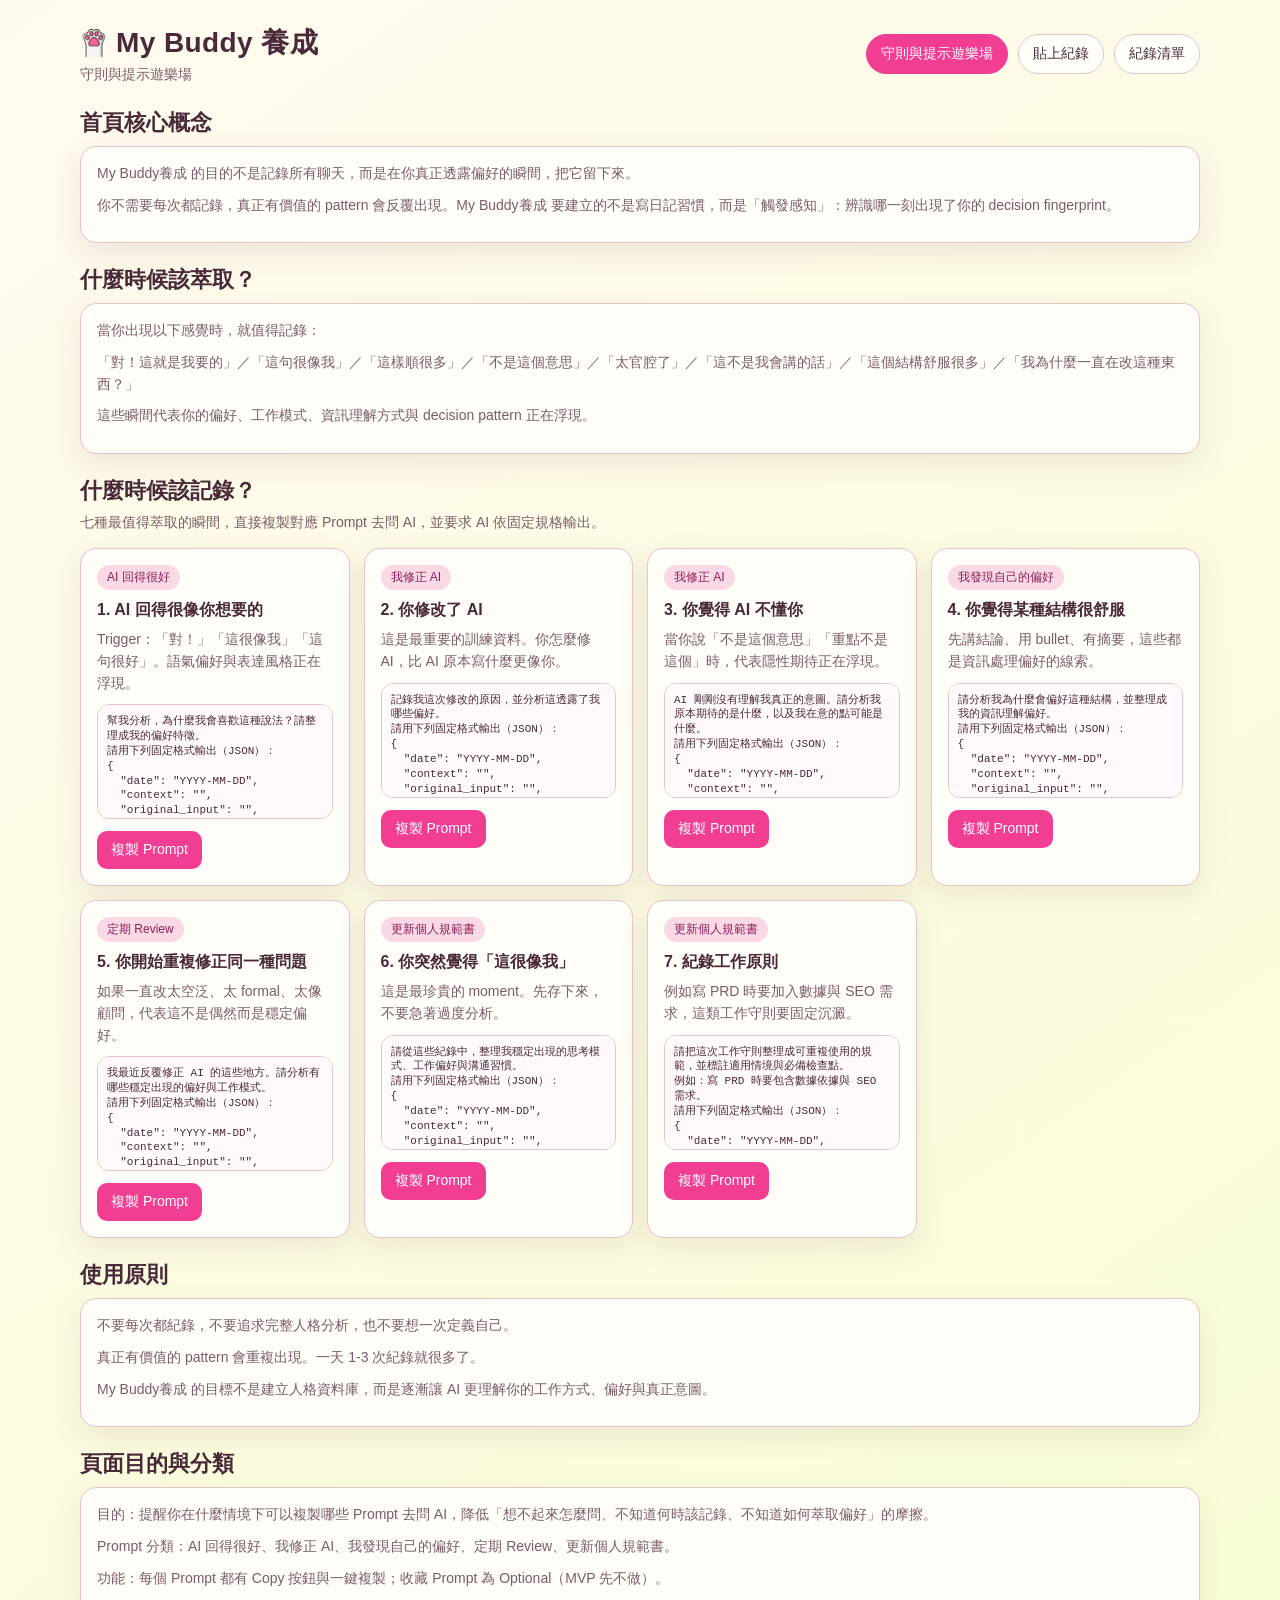
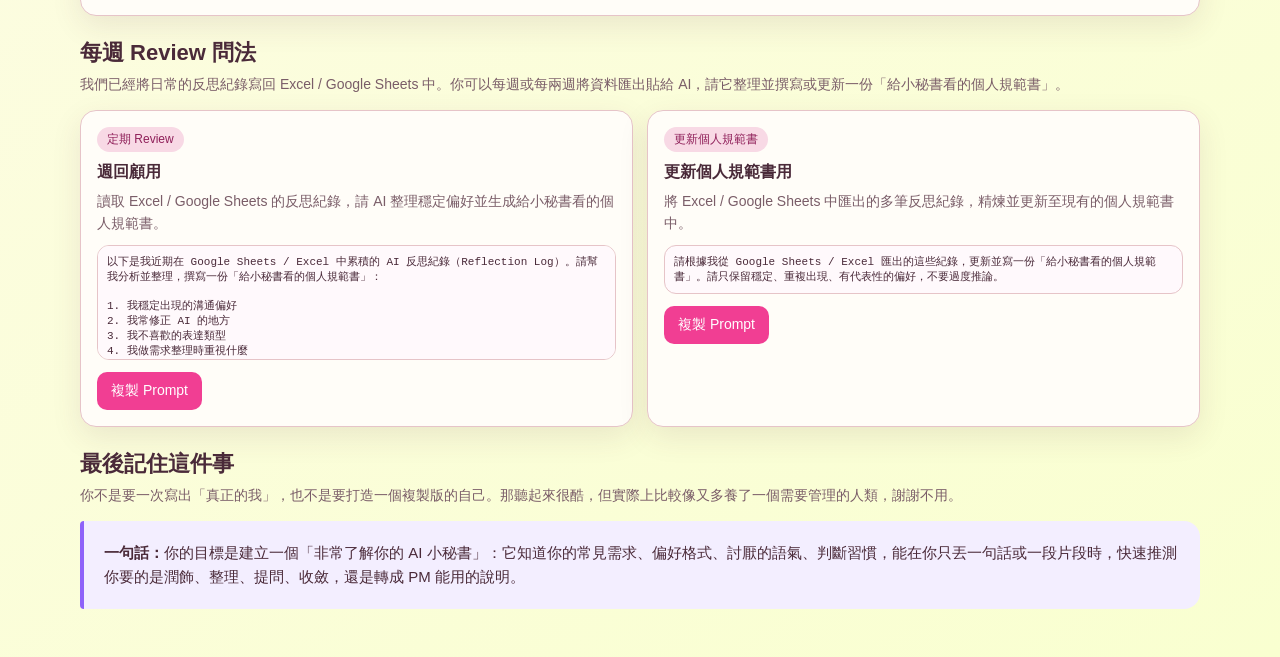
<file: web/index.html>
<!doctype html>
<html lang="zh-Hant">
<head>
  <meta charset="UTF-8" />
  <meta name="viewport" content="width=device-width, initial-scale=1.0" />
  <meta name="robots" content="noindex, nofollow" />
  <title>My Buddy 養成 - 守則與提示遊樂場</title>
  <link rel="icon" href="./assets/icon.png" type="image/png" />
  <link rel="stylesheet" href="./assets/styles.css" />
</head>
<body>
  <main class="container">
    <header class="topbar">
      <div class="brand">
        <h1 style="display: flex; align-items: center; gap: 8px;">
          <img src="./assets/icon.png" alt="logo" style="width: 28px; height: 28px;" />
          My Buddy 養成
        </h1>
        <p>守則與提示遊樂場</p>
      </div>
      <nav class="nav">
        <a class="active" href="./index.html">守則與提示遊樂場</a>
        <a href="./logs.html">貼上紀錄</a>
        <a href="./list.html">紀錄清單</a>
      </nav>
    </header>

    <section>
      <h2 class="section-title">首頁核心概念</h2>
      <div class="card">
        <p>My Buddy養成 的目的不是記錄所有聊天，而是在你真正透露偏好的瞬間，把它留下來。</p>
        <p>你不需要每次都記錄，真正有價值的 pattern 會反覆出現。My Buddy養成 要建立的不是寫日記習慣，而是「觸發感知」：辨識哪一刻出現了你的 decision fingerprint。</p>
      </div>
    </section>

    <section>
      <h2 class="section-title">什麼時候該萃取？</h2>
      <div class="card">
        <p>當你出現以下感覺時，就值得記錄：</p>
        <p>「對！這就是我要的」／「這句很像我」／「這樣順很多」／「不是這個意思」／「太官腔了」／「這不是我會講的話」／「這個結構舒服很多」／「我為什麼一直在改這種東西？」</p>
        <p>這些瞬間代表你的偏好、工作模式、資訊理解方式與 decision pattern 正在浮現。</p>
      </div>
    </section>

    <section>
      <h2 class="section-title">什麼時候該記錄？</h2>
      <p class="section-sub">七種最值得萃取的瞬間，直接複製對應 Prompt 去問 AI，並要求 AI 依固定規格輸出。</p>
      <div id="prompt-grid" class="grid"></div>
    </section>

    <section>
      <h2 class="section-title">使用原則</h2>
      <div class="card">
        <p>不要每次都紀錄，不要追求完整人格分析，也不要想一次定義自己。</p>
        <p>真正有價值的 pattern 會重複出現。一天 1-3 次紀錄就很多了。</p>
        <p>My Buddy養成 的目標不是建立人格資料庫，而是逐漸讓 AI 更理解你的工作方式、偏好與真正意圖。</p>
      </div>
    </section>

    <section>
      <h2 class="section-title">頁面目的與分類</h2>
      <div class="card">
        <p>目的：提醒你在什麼情境下可以複製哪些 Prompt 去問 AI，降低「想不起來怎麼問、不知道何時該記錄、不知道如何萃取偏好」的摩擦。</p>
        <p>Prompt 分類：AI 回得很好、我修正 AI、我發現自己的偏好、定期 Review、更新個人規範書。</p>
        <p>功能：每個 Prompt 都有 Copy 按鈕與一鍵複製；收藏 Prompt 為 Optional（MVP 先不做）。</p>
      </div>
    </section>

    <section>
      <h2 class="section-title">每週 Review 問法</h2>
      <p class="section-sub">我們已經將日常的反思紀錄寫回 Excel / Google Sheets 中。你可以每週或每兩週將資料匯出貼給 AI，請它整理並撰寫或更新一份「給小秘書看的個人規範書」。</p>
      <div class="grid">
        <article class="card">
          <span class="badge">定期 Review</span>
          <h3>週回顧用</h3>
          <p>讀取 Excel / Google Sheets 的反思紀錄，請 AI 整理穩定偏好並生成給小秘書看的個人規範書。</p>
          <pre>以下是我近期在 Google Sheets / Excel 中累積的 AI 反思紀錄（Reflection Log）。請幫我分析並整理，撰寫一份「給小秘書看的個人規範書」：

1. 我穩定出現的溝通偏好
2. 我常修正 AI 的地方
3. 我不喜歡的表達類型
4. 我做需求整理時重視什麼
5. 可以加入「我的個人規範書」的新規則
6. 哪些規則只是暫時觀察，還不能太早下結論</pre>
          <button class="btn" data-copy="以下是我近期在 Google Sheets / Excel 中累積的 AI 反思紀錄（Reflection Log）。請幫我分析並整理，撰寫一份「給小秘書看的個人規範書」：&#10;&#10;1. 我穩定出現的溝通偏好&#10;2. 我常修正 AI 的地方&#10;3. 我不喜歡的表達類型&#10;4. 我做需求整理時重視什麼&#10;5. 可以加入「我的個人規範書」的新規則&#10;6. 哪些規則只是暫時觀察，還不能太早下結論">複製 Prompt</button>
        </article>

        <article class="card">
          <span class="badge">更新個人規範書</span>
          <h3>更新個人規範書用</h3>
          <p>將 Excel / Google Sheets 中匯出的多筆反思紀錄，精煉並更新至現有的個人規範書中。</p>
          <pre>請根據我從 Google Sheets / Excel 匯出的這些紀錄，更新並寫一份「給小秘書看的個人規範書」。請只保留穩定、重複出現、有代表性的偏好，不要過度推論。</pre>
          <button class="btn" data-copy="請根據我從 Google Sheets / Excel 匯出的這些紀錄，更新並寫一份「給小秘書看的個人規範書」。請只保留穩定、重複出現、有代表性的偏好，不要過度推論。">複製 Prompt</button>
        </article>
      </div>
    </section>

    <section>
      <h2 class="section-title">最後記住這件事</h2>
      <p class="section-sub">你不是要一次寫出「真正的我」，也不是要打造一個複製版的自己。那聽起來很酷，但實際上比較像又多養了一個需要管理的人類，謝謝不用。</p>
      <div class="quote-box">
        <strong>一句話：</strong>你的目標是建立一個「非常了解你的 AI 小秘書」：它知道你的常見需求、偏好格式、討厭的語氣、判斷習慣，能在你只丟一句話或一段片段時，快速推測你要的是潤飾、整理、提問、收斂，還是轉成 PM 能用的說明。
      </div>
    </section>
  </main>
  <script>
    window.BUDDY_API_BASE = "https://script.google.com/macros/s/YOUR_APPS_SCRIPT_API_ID/exec";
  </script>
  <script src="./assets/app.js"></script>
</body>
</html>
</file>
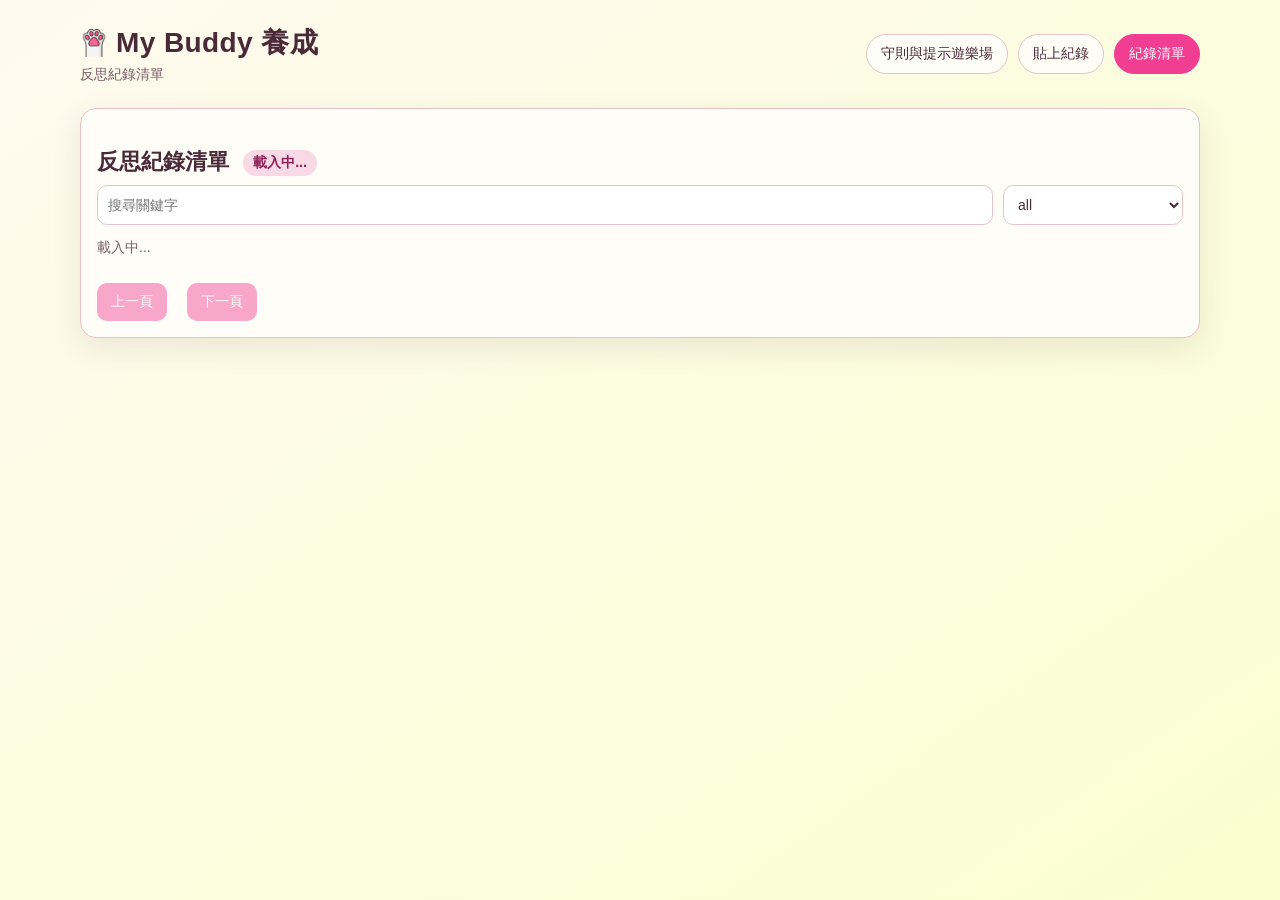
<file: web/list.html>
<!doctype html>
<html lang="zh-Hant">
<head>
  <meta charset="UTF-8" />
  <meta name="viewport" content="width=device-width, initial-scale=1.0" />
  <meta name="robots" content="noindex, nofollow" />
  <title>My Buddy 養成 - 紀錄清單</title>
  <link rel="icon" href="./assets/icon.png" type="image/png" />
  <link rel="stylesheet" href="./assets/styles.css" />
</head>
<body>
  <main class="container">
    <header class="topbar">
      <div class="brand">
        <h1 style="display: flex; align-items: center; gap: 8px;">
          <img src="./assets/icon.png" alt="logo" style="width: 28px; height: 28px;" />
          My Buddy 養成
        </h1>
        <p>反思紀錄清單</p>
      </div>
      <nav class="nav">
        <a href="./index.html">守則與提示遊樂場</a>
        <a href="./logs.html">貼上紀錄</a>
        <a class="active" href="./list.html">紀錄清單</a>
      </nav>
    </header>

    <section class="panel">
      <h2 class="section-title">
        反思紀錄清單
        <span id="total-count-badge" class="badge" style="margin-left: 8px; font-size: 14px; vertical-align: middle; margin-bottom: 0;">載入中...</span>
      </h2>
      <div class="filters">
        <input id="filter-q" placeholder="搜尋關鍵字" />
        <select id="filter-tag"></select>
      </div>
      <div id="log-list"></div>
      <div class="pager">
        <button id="prev-page" class="btn" type="button">上一頁</button>
        <span id="page-info" class="meta"></span>
        <button id="next-page" class="btn" type="button">下一頁</button>
      </div>
    </section>
  <script>
    window.BUDDY_API_BASE = "https://script.google.com/macros/s/YOUR_APPS_SCRIPT_API_ID/exec";
  </script>
  <script src="./assets/app.js"></script>
</body>
</html>
</file>
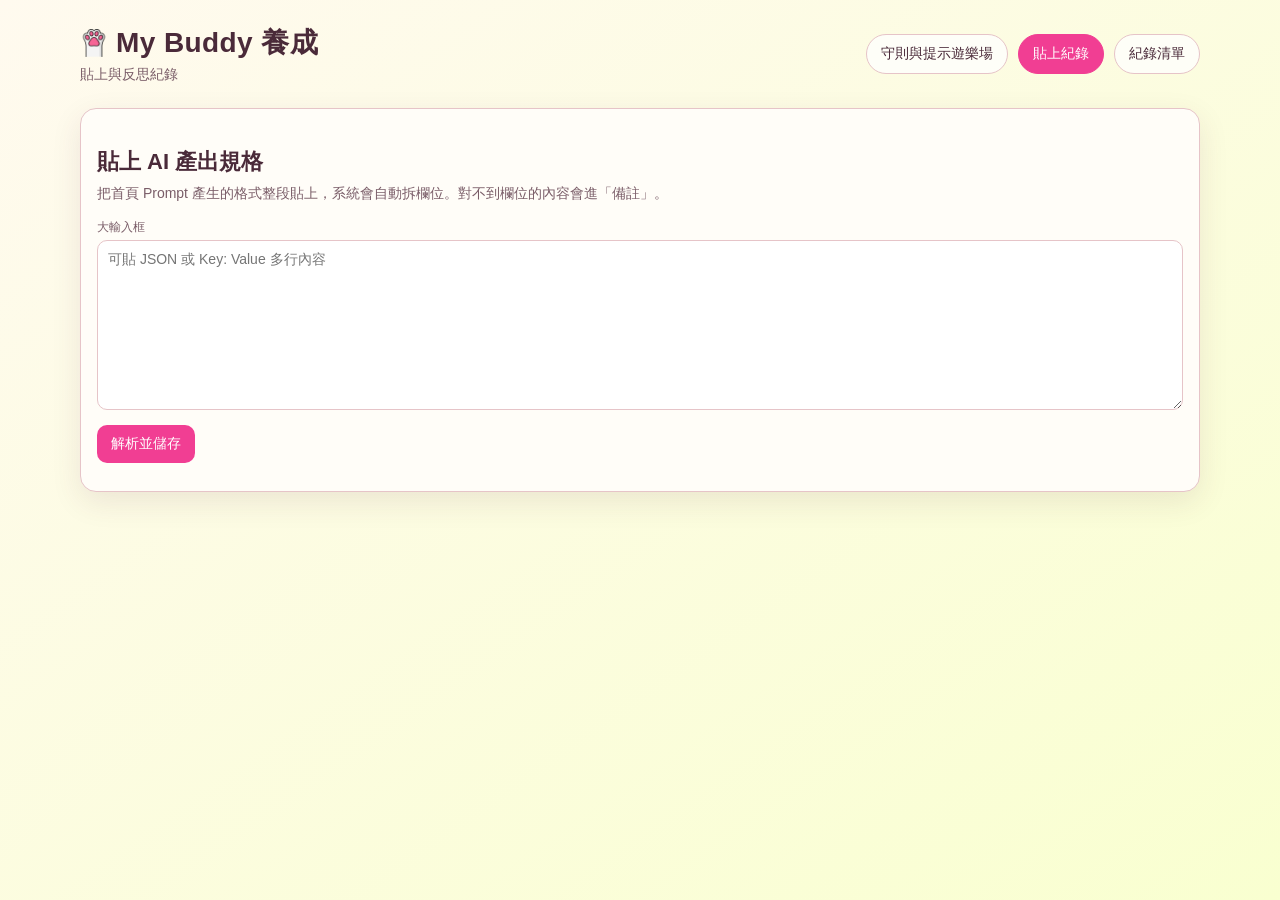
<file: web/logs.html>
<!doctype html>
<html lang="zh-Hant">
<head>
  <meta charset="UTF-8" />
  <meta name="viewport" content="width=device-width, initial-scale=1.0" />
  <meta name="robots" content="noindex, nofollow" />
  <title>My Buddy 養成 - 貼上紀錄</title>
  <link rel="icon" href="./assets/icon.png" type="image/png" />
  <link rel="stylesheet" href="./assets/styles.css" />
</head>
<body>
  <main class="container">
    <header class="topbar">
      <div class="brand">
        <h1 style="display: flex; align-items: center; gap: 8px;">
          <img src="./assets/icon.png" alt="logo" style="width: 28px; height: 28px;" />
          My Buddy 養成
        </h1>
        <p>貼上與反思紀錄</p>
      </div>
      <nav class="nav">
        <a href="./index.html">守則與提示遊樂場</a>
        <a class="active" href="./logs.html">貼上紀錄</a>
        <a href="./list.html">紀錄清單</a>
      </nav>
    </header>

    <section class="panel">
      <h2 class="section-title">貼上 AI 產出規格</h2>
      <p class="section-sub">把首頁 Prompt 產生的格式整段貼上，系統會自動拆欄位。對不到欄位的內容會進「備註」。</p>
      <form id="log-form">
        <label for="log-blob">大輸入框</label>
        <textarea id="log-blob" name="log_blob" class="big-input" placeholder="可貼 JSON 或 Key: Value 多行內容" required></textarea>
        <button class="btn" type="submit">解析並儲存</button>
      </form>
      <p id="save-status" class="meta" aria-live="polite"></p>
    </section>
  </main>
  <script>
    // 請將以下網址替換為你實際部署的 Apps Script Web App URL (記得加上 ?action=logs)
    window.BUDDY_API_BASE = "https://script.google.com/macros/s/YOUR_APPS_SCRIPT_API_ID/exec";
  </script>
  <script src="./assets/app.js"></script>
</body>
</html>
</file>
<file: web/assets/styles.css>
:root {
  --bg: #fffaef;
  --bg-soft: #f8d9e5;
  --card: #fffdf8;
  --text: #4a2a39;
  --muted: #7a5d68;
  --accent: #f13e93;
  --accent-soft: #f891bb;
  --line: #e6c4c8;
  --mint: #f9ffd0;
  --shadow: 0 10px 30px rgba(90, 40, 70, 0.1);
}

* { box-sizing: border-box; }
body {
  margin: 0;
  font-family: "Noto Sans TC", "PingFang TC", "Microsoft JhengHei", sans-serif;
  color: var(--text);
  background: linear-gradient(145deg, var(--bg) 0%, var(--mint) 100%);
  min-height: 100vh;
  font-size: 14px;
}
.container { width: min(1120px, 92%); margin: 0 auto; padding: 24px 0 48px; }
.topbar { display: flex; justify-content: space-between; align-items: center; margin-bottom: 24px; gap: 14px; }
.brand h1 { margin: 0; font-size: 28px; letter-spacing: .4px; }
.brand p { margin: 4px 0 0; color: var(--muted); font-size: 14px; }
.nav { display: flex; gap: 10px; flex-wrap: wrap; }

.nav a {
  text-decoration: none;
  color: var(--text);
  padding: 10px 14px;
  border: 1px solid var(--line);
  border-radius: 999px;
  background: rgba(255, 255, 255, .75);
  font-size: 14px;
}
.nav a.active { background: var(--accent); color: #fff; border-color: var(--accent); }

.section-title { margin: 22px 0 8px; font-size: 22px; }
.section-sub { margin: 0 0 16px; color: var(--muted); font-size: 14px; }
.grid { display: grid; grid-template-columns: repeat(auto-fit, minmax(250px, 1fr)); gap: 14px; }

.card, .panel {
  border: 1px solid var(--line);
  background: var(--card);
  border-radius: 16px;
  padding: 16px;
  box-shadow: var(--shadow);
}

.badge {
  display: inline-block;
  font-size: 12px;
  color: #8f1f59;
  background: var(--bg-soft);
  border-radius: 999px;
  padding: 4px 10px;
  margin-bottom: 10px;
}

.card h3 { margin: 0 0 8px; font-size: 16px; }
.card p { margin: 0 0 10px; color: var(--muted); line-height: 1.55; font-size: 14px; }
pre {
  margin: 0;
  padding: 9px;
  border-radius: 12px;
  border: 1px solid var(--line);
  background: #fff9fc;
  font-size: 11px;
  line-height: 1.35;
  white-space: pre-wrap;
  max-height: 115px;
  overflow-y: auto;
}

.btn {
  margin-top: 12px;
  border: 0;
  border-radius: 10px;
  background: var(--accent);
  color: #fff;
  padding: 10px 14px;
  cursor: pointer;
  font-size: 14px;
}

label { display: block; margin: 8px 0 4px; font-size: 12px; color: var(--muted); }
input, textarea, select {
  width: 100%;
  border: 1px solid var(--line);
  border-radius: 10px;
  padding: 10px;
  font-family: inherit;
  font-size: 14px;
  background: #fff;
  color: var(--text);
}
.big-input { min-height: 170px; resize: vertical; }
.filters { display: grid; grid-template-columns: 1fr 180px; gap: 10px; margin-bottom: 10px; }

.tabs { display: flex; gap: 8px; margin-bottom: 8px; }
.tab-btn {
  border: 1px solid var(--line);
  background: #fff;
  color: var(--text);
  border-radius: 999px;
  padding: 8px 12px;
  font-size: 14px;
  cursor: pointer;
}
.tab-btn.active { background: var(--accent); color: #fff; border-color: var(--accent); }
.tab-panel { display: none; }
.tab-panel.active { display: block; }

.log-item { border: 1px solid var(--line); border-radius: 12px; padding: 12px; margin-bottom: 10px; background: #fff; }
.log-item h4 { margin: 0 0 6px; font-size: 16px; }
.log-item summary {
  cursor: pointer;
  list-style: none;
}
.log-item summary::-webkit-details-marker {
  display: none;
}
.log-item summary::after {
  content: "▾";
  display: block;
  font-size: 12px;
  color: var(--muted);
  margin: 2px 0 6px;
}
.log-item[open] summary::after {
  content: "▴";
}
.meta { color: var(--muted); font-size: 12px; margin-bottom: 8px; }
.tags { font-size: 12px; color: #8f1f59; }
.empty { color: var(--muted); font-size: 14px; }

@media (max-width: 900px) {
  .filters { grid-template-columns: 1fr; }
}

.pager { display: flex; align-items: center; gap: 10px; margin-top: 12px; }
.btn:disabled { opacity: .45; cursor: not-allowed; }

/* Section 7 & 8 Custom Styles */
.review-grid {
  display: flex;
  flex-direction: column;
  gap: 20px;
  margin-top: 12px;
}
.dark-card {
  background: #252836;
  border: 1px solid #3b3f54;
  border-radius: 16px;
  padding: 20px;
  box-shadow: var(--shadow);
}
.dark-card-header {
  display: flex;
  justify-content: space-between;
  align-items: center;
  margin-bottom: 16px;
}
.dark-card-title {
  color: #a5b4fc;
  font-weight: bold;
  font-size: 15px;
}
.btn-copy-purple {
  background: #6366f1;
  color: #fff;
  border: none;
  border-radius: 999px;
  padding: 6px 16px;
  font-size: 13px;
  cursor: pointer;
  transition: background 0.2s ease, transform 0.1s ease;
}
.btn-copy-purple:hover {
  background: #4f46e5;
}
.btn-copy-purple:active {
  transform: scale(0.95);
}
.dark-pre {
  margin: 0;
  padding: 0;
  background: transparent;
  border: none;
  color: #e2e8f0;
  font-family: inherit;
  font-size: 14px;
  line-height: 1.6;
  white-space: pre-wrap;
  max-height: none;
  overflow: visible;
}
.quote-box {
  border-left: 4px solid #8e62f9;
  background-color: #f3eeff;
  padding: 20px;
  border-radius: 4px 16px 16px 4px;
  margin-top: 16px;
  color: #4a2a39;
  font-size: 15px;
  line-height: 1.6;
}
</file>
